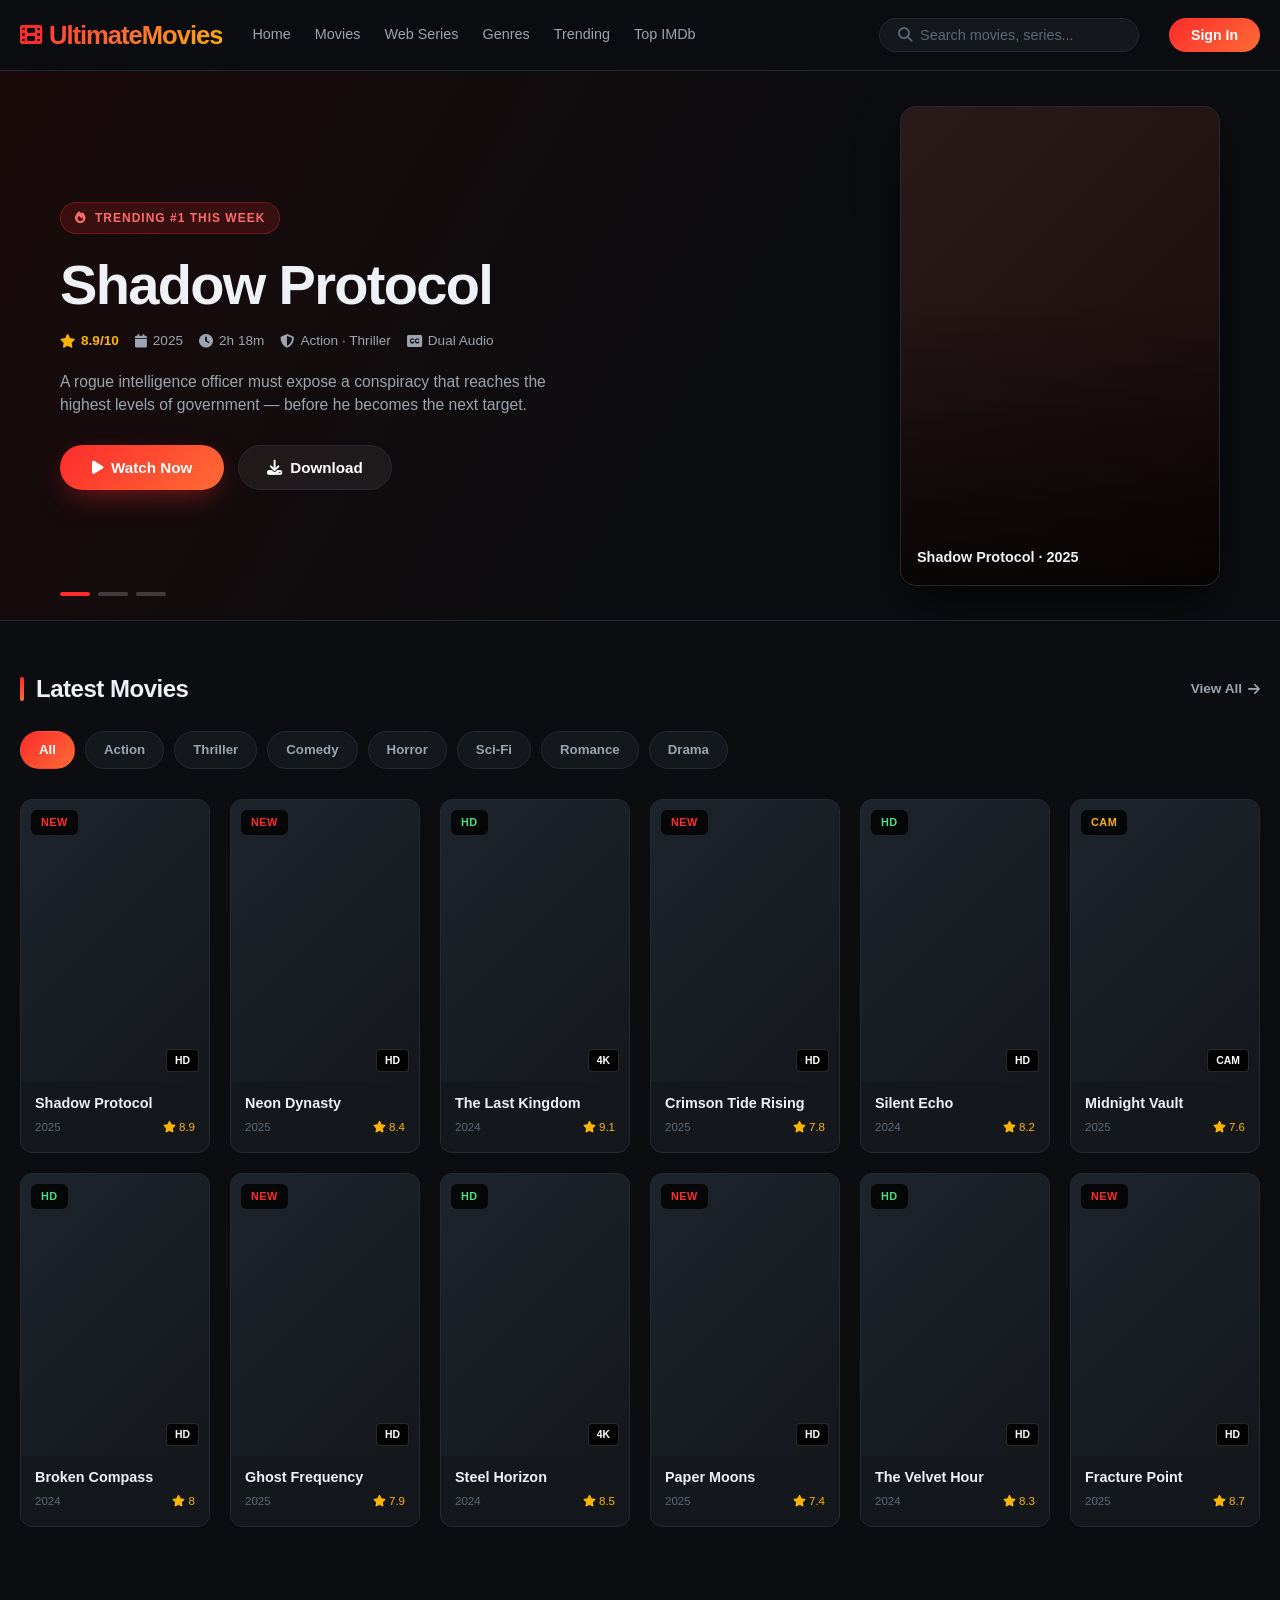
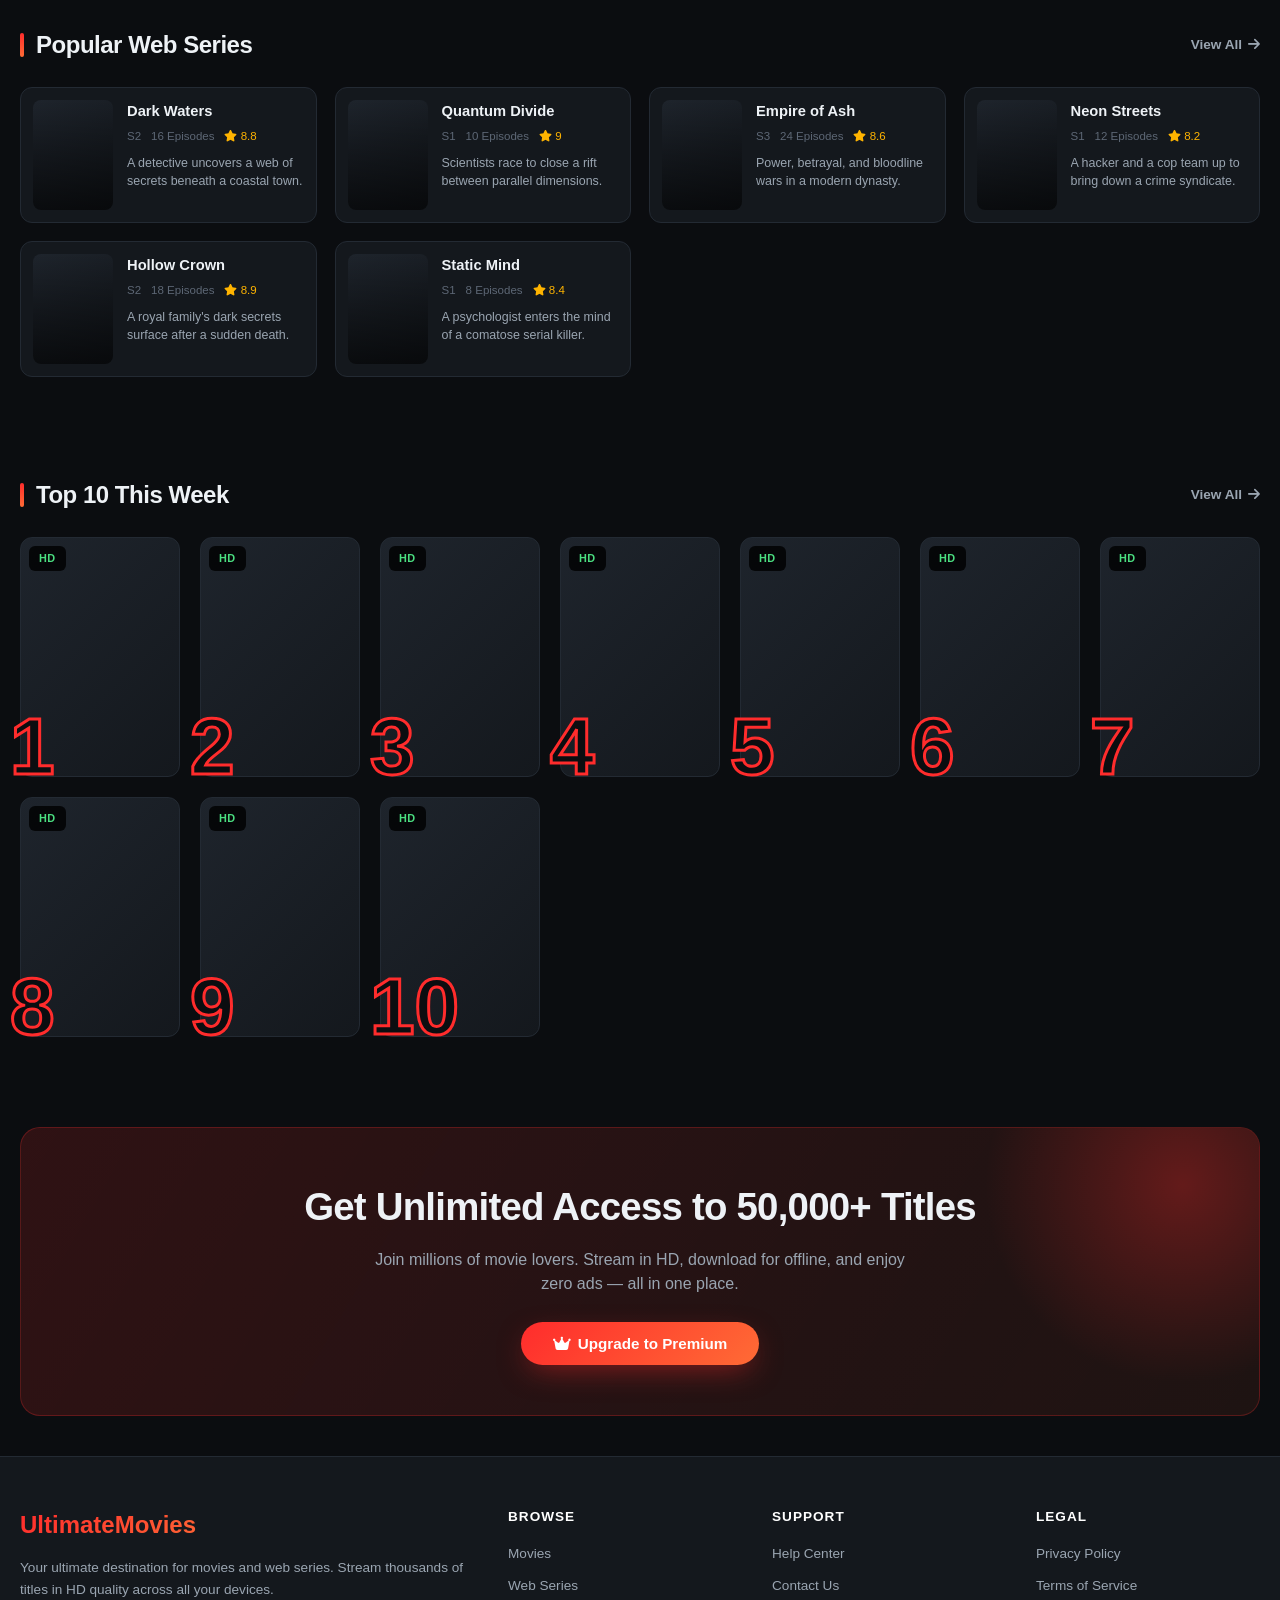
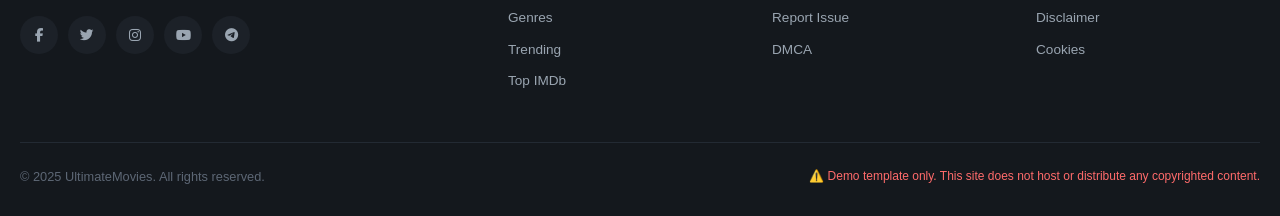
<file: index.html>
<!DOCTYPE html>
<html lang="en">
<head>
<meta charset="UTF-8">
<meta name="viewport" content="width=device-width, initial-scale=1.0">
<title>UltimateMovies — Watch Movies & Web Series Online</title>
<link rel="stylesheet" href="https://cdnjs.cloudflare.com/ajax/libs/font-awesome/6.5.0/css/all.min.css">
<style>
  * { margin:0; padding:0; box-sizing:border-box; }

  :root {
    --bg: #0b0d10;
    --bg-2: #14181d;
    --bg-3: #1c2128;
    --accent: #ff2c2c;
    --accent-2: #ff6b35;
    --gold: #ffb400;
    --text: #eef2f6;
    --text-2: #9aa5b1;
    --text-3: #5d6775;
    --border: #232a33;
    --radius: 12px;
    --shadow: 0 20px 50px -10px rgba(0,0,0,0.8);
  }

  body {
    background: var(--bg);
    color: var(--text);
    font-family: 'Inter', -apple-system, BlinkMacSystemFont, 'Segoe UI', Roboto, sans-serif;
    line-height: 1.5;
    -webkit-font-smoothing: antialiased;
  }

  a { text-decoration: none; color: inherit; }
  img { max-width: 100%; display: block; }

  .container { max-width: 1300px; margin: 0 auto; padding: 0 20px; }

  /* ========== HEADER ========== */
  header {
    background: rgba(11,13,16,0.95);
    backdrop-filter: blur(20px);
    border-bottom: 1px solid var(--border);
    position: sticky; top: 0; z-index: 100;
  }

  .navbar {
    display: flex; align-items: center; gap: 30px;
    padding: 16px 0;
  }

  .logo {
    font-size: 1.6rem; font-weight: 900;
    letter-spacing: -0.04em;
    background: linear-gradient(135deg, #ff2c2c 0%, #ff6b35 50%, #ffb400 100%);
    -webkit-background-clip: text;
    background-clip: text;
    -webkit-text-fill-color: transparent;
    display: flex; align-items: center; gap: 8px;
    white-space: nowrap;
  }

  .logo i { -webkit-text-fill-color: var(--accent); font-size: 1.4rem; }

  .nav-links {
    display: flex; gap: 24px; font-size: 0.9rem;
    font-weight: 500; color: var(--text-2);
    flex: 1;
  }

  .nav-links a:hover { color: #fff; }

  .search-box {
    display: flex; align-items: center; gap: 8px;
    background: var(--bg-2); border: 1px solid var(--border);
    border-radius: 50px; padding: 8px 18px;
    min-width: 260px;
  }

  .search-box i { color: var(--text-3); font-size: 0.9rem; }
  .search-box input {
    background: none; border: none; outline: none;
    color: #fff; font-size: 0.9rem; width: 100%;
    font-family: inherit;
  }
  .search-box input::placeholder { color: var(--text-3); }

  .btn-login {
    background: linear-gradient(135deg, var(--accent), var(--accent-2));
    padding: 9px 22px; border-radius: 50px;
    font-weight: 600; font-size: 0.88rem;
    border: none; cursor: pointer; color: #fff;
    transition: transform 0.2s;
  }
  .btn-login:hover { transform: translateY(-1px); }

  .mobile-toggle { display: none; background: none; border: none; color: #fff; font-size: 1.4rem; }

  /* ========== HERO SLIDER ========== */
  .hero {
    position: relative; height: 550px;
    background: linear-gradient(120deg, #1a0a0a 0%, #0b0d10 60%),
                radial-gradient(circle at 80% 30%, rgba(255,44,44,0.25), transparent 60%);
    overflow: hidden;
    border-bottom: 1px solid var(--border);
  }

  .hero-slide {
    position: absolute; inset: 0;
    display: flex; align-items: center;
    padding: 0 60px;
    opacity: 0; transition: opacity 0.8s;
  }
  .hero-slide.active { opacity: 1; }

  .hero-content { max-width: 600px; z-index: 2; }

  .hero-tag {
    display: inline-flex; align-items: center; gap: 8px;
    background: rgba(255,44,44,0.15);
    border: 1px solid rgba(255,44,44,0.3);
    color: #ff6b6b;
    padding: 6px 14px; border-radius: 40px;
    font-size: 0.75rem; font-weight: 700;
    text-transform: uppercase; letter-spacing: 1px;
    margin-bottom: 20px;
  }

  .hero h1 {
    font-size: clamp(2rem, 5vw, 3.5rem);
    font-weight: 900;
    letter-spacing: -0.03em;
    line-height: 1.1;
    margin-bottom: 16px;
  }

  .hero-meta {
    display: flex; gap: 16px; flex-wrap: wrap;
    font-size: 0.85rem; color: var(--text-2);
    margin-bottom: 18px;
  }
  .hero-meta span { display: flex; align-items: center; gap: 6px; }
  .hero-meta .rating { color: var(--gold); font-weight: 700; }

  .hero p {
    color: var(--text-2); font-size: 0.98rem;
    margin-bottom: 28px; max-width: 520px;
  }

  .hero-btns { display: flex; gap: 14px; flex-wrap: wrap; }

  .btn-primary {
    background: linear-gradient(135deg, var(--accent), var(--accent-2));
    padding: 13px 32px; border-radius: 50px;
    font-weight: 700; font-size: 0.95rem;
    border: none; cursor: pointer; color: #fff;
    display: inline-flex; align-items: center; gap: 8px;
    transition: transform 0.2s, box-shadow 0.2s;
    box-shadow: 0 10px 30px -8px rgba(255,44,44,0.5);
  }
  .btn-primary:hover { transform: translateY(-2px); box-shadow: 0 14px 40px -8px rgba(255,44,44,0.7); }

  .btn-ghost {
    background: rgba(255,255,255,0.06);
    border: 1px solid var(--border);
    padding: 13px 28px; border-radius: 50px;
    font-weight: 600; font-size: 0.95rem;
    cursor: pointer; color: #fff;
    display: inline-flex; align-items: center; gap: 8px;
    transition: background 0.2s;
  }
  .btn-ghost:hover { background: rgba(255,255,255,0.12); }

  .hero-poster {
    position: absolute; right: 60px; top: 50%;
    transform: translateY(-50%);
    width: 320px; aspect-ratio: 2/3;
    border-radius: 16px;
    background: linear-gradient(135deg, #2a1a1a, #1a0a0a);
    border: 1px solid var(--border);
    box-shadow: var(--shadow);
    overflow: hidden;
    z-index: 1;
  }
  .hero-poster::after {
    content: ''; position: absolute; inset: 0;
    background: linear-gradient(to top, rgba(0,0,0,0.7), transparent 60%);
  }
  .hero-poster-label {
    position: absolute; bottom: 16px; left: 16px;
    z-index: 2; font-weight: 700; font-size: 0.9rem;
  }

  .hero-dots {
    position: absolute; bottom: 24px; left: 60px;
    display: flex; gap: 8px; z-index: 5;
  }
  .hero-dots span {
    width: 30px; height: 4px; border-radius: 4px;
    background: rgba(255,255,255,0.2); cursor: pointer;
    transition: background 0.3s;
  }
  .hero-dots span.active { background: var(--accent); }

  /* ========== SECTION ========== */
  section { padding: 50px 0; }

  .section-head {
    display: flex; align-items: center; justify-content: space-between;
    margin-bottom: 24px;
  }

  .section-title {
    font-size: 1.5rem; font-weight: 800;
    letter-spacing: -0.02em;
    display: flex; align-items: center; gap: 12px;
  }

  .section-title::before {
    content: ''; width: 4px; height: 24px;
    background: linear-gradient(var(--accent), var(--accent-2));
    border-radius: 4px;
  }

  .see-all {
    color: var(--text-2); font-size: 0.85rem;
    font-weight: 600; display: flex; align-items: center; gap: 6px;
  }
  .see-all:hover { color: var(--accent); }

  /* ========== MOVIE GRID ========== */
  .movie-grid {
    display: grid;
    grid-template-columns: repeat(auto-fill, minmax(180px, 1fr));
    gap: 20px;
  }

  .movie-card {
    background: var(--bg-2);
    border-radius: var(--radius);
    overflow: hidden;
    border: 1px solid var(--border);
    transition: transform 0.25s, box-shadow 0.25s, border-color 0.25s;
    cursor: pointer;
    position: relative;
  }

  .movie-card:hover {
    transform: translateY(-6px);
    border-color: rgba(255,44,44,0.4);
    box-shadow: 0 20px 40px -10px rgba(255,44,44,0.25);
  }

  .movie-poster {
    aspect-ratio: 2/3;
    background: linear-gradient(135deg, #1e242c, #14181d);
    position: relative;
    overflow: hidden;
  }

  .movie-poster::after {
    content: '';
    position: absolute; inset: 0;
    background: linear-gradient(to top, rgba(0,0,0,0.85) 0%, transparent 50%);
    opacity: 0; transition: opacity 0.3s;
  }
  .movie-card:hover .movie-poster::after { opacity: 1; }

  .movie-poster .play-overlay {
    position: absolute; inset: 0;
    display: flex; align-items: center; justify-content: center;
    opacity: 0; transition: opacity 0.3s;
    z-index: 2;
  }
  .movie-card:hover .play-overlay { opacity: 1; }

  .play-overlay i {
    width: 56px; height: 56px;
    background: rgba(255,44,44,0.95);
    border-radius: 50%;
    display: flex; align-items: center; justify-content: center;
    color: #fff; font-size: 1.2rem;
    box-shadow: 0 8px 30px rgba(255,44,44,0.6);
  }

  .movie-badge {
    position: absolute; top: 10px; left: 10px;
    background: rgba(0,0,0,0.8);
    backdrop-filter: blur(8px);
    padding: 4px 10px; border-radius: 6px;
    font-size: 0.68rem; font-weight: 800;
    letter-spacing: 0.5px; text-transform: uppercase;
    z-index: 3;
  }
  .movie-badge.hd { color: #4ade80; }
  .movie-badge.new { color: var(--accent); }
  .movie-badge.cam { color: var(--gold); }

  .quality-badge {
    position: absolute; bottom: 10px; right: 10px;
    background: rgba(0,0,0,0.85);
    padding: 3px 8px; border-radius: 4px;
    font-size: 0.65rem; font-weight: 700;
    color: #fff; z-index: 3;
    border: 1px solid rgba(255,255,255,0.15);
  }

  .movie-info { padding: 12px 14px 16px; }

  .movie-title {
    font-size: 0.9rem; font-weight: 700;
    margin-bottom: 4px;
    display: -webkit-box;
    -webkit-line-clamp: 2;
    -webkit-box-orient: vertical;
    overflow: hidden;
    line-height: 1.3;
  }

  .movie-meta {
    display: flex; justify-content: space-between;
    font-size: 0.72rem; color: var(--text-3);
    margin-top: 6px;
  }
  .movie-meta .star { color: var(--gold); }

  /* ========== CATEGORY PILLS ========== */
  .category-pills {
    display: flex; gap: 10px; flex-wrap: wrap;
    margin-bottom: 30px;
  }

  .pill {
    padding: 8px 18px; border-radius: 50px;
    background: var(--bg-2); border: 1px solid var(--border);
    font-size: 0.83rem; font-weight: 600;
    color: var(--text-2); cursor: pointer;
    transition: all 0.2s;
  }
  .pill:hover { border-color: var(--accent); color: #fff; }
  .pill.active {
    background: linear-gradient(135deg, var(--accent), var(--accent-2));
    border-color: transparent; color: #fff;
  }

  /* ========== WEB SERIES ========== */
  .series-grid {
    display: grid;
    grid-template-columns: repeat(auto-fill, minmax(260px, 1fr));
    gap: 18px;
  }

  .series-card {
    display: flex; gap: 14px;
    background: var(--bg-2);
    border: 1px solid var(--border);
    border-radius: var(--radius);
    padding: 12px;
    transition: all 0.25s;
    cursor: pointer;
  }
  .series-card:hover {
    border-color: rgba(255,44,44,0.4);
    transform: translateX(4px);
  }

  .series-thumb {
    width: 80px; height: 110px;
    border-radius: 8px;
    background: linear-gradient(135deg, #1e242c, #14181d);
    flex-shrink: 0;
    position: relative;
    overflow: hidden;
  }
  .series-thumb::after {
    content: ''; position: absolute; inset: 0;
    background: linear-gradient(to top, rgba(0,0,0,0.6), transparent);
  }

  .series-info h4 {
    font-size: 0.92rem; font-weight: 700;
    margin-bottom: 6px;
    display: -webkit-box;
    -webkit-line-clamp: 2;
    -webkit-box-orient: vertical;
    overflow: hidden;
  }

  .series-info .s-meta {
    font-size: 0.72rem; color: var(--text-3);
    display: flex; gap: 10px;
    margin-bottom: 8px;
  }

  .series-info p {
    font-size: 0.78rem; color: var(--text-2);
    display: -webkit-box;
    -webkit-line-clamp: 2;
    -webkit-box-orient: vertical;
    overflow: hidden;
  }

  /* ========== TOP 10 ========== */
  .top10-grid {
    display: grid;
    grid-template-columns: repeat(auto-fill, minmax(160px, 1fr));
    gap: 20px;
  }

  .top10-item {
    position: relative;
    cursor: pointer;
  }

  .top10-rank {
    position: absolute; bottom: -10px; left: -10px;
    font-size: 5rem; font-weight: 900;
    color: var(--bg);
    -webkit-text-stroke: 3px var(--accent);
    line-height: 1; z-index: 2;
    font-family: 'Arial Black', sans-serif;
  }

  .top10-poster {
    aspect-ratio: 2/3;
    border-radius: var(--radius);
    background: linear-gradient(135deg, #1e242c, #14181d);
    border: 1px solid var(--border);
    position: relative;
    overflow: hidden;
    transition: transform 0.25s;
  }
  .top10-item:hover .top10-poster { transform: scale(1.04); }

  /* ========== CTA BANNER ========== */
  .cta-banner {
    background: linear-gradient(120deg, rgba(255,44,44,0.15), rgba(255,107,53,0.08));
    border: 1px solid rgba(255,44,44,0.25);
    border-radius: 20px;
    padding: 50px 40px;
    text-align: center;
    position: relative;
    overflow: hidden;
    margin: 40px 0;
  }

  .cta-banner::before {
    content: '';
    position: absolute; top: -50%; right: -10%;
    width: 400px; height: 400px;
    background: radial-gradient(circle, rgba(255,44,44,0.3), transparent 70%);
    border-radius: 50%;
  }

  .cta-banner h2 {
    font-size: clamp(1.6rem, 4vw, 2.4rem);
    font-weight: 900;
    letter-spacing: -0.02em;
    margin-bottom: 12px;
    position: relative; z-index: 2;
  }

  .cta-banner p {
    color: var(--text-2); margin-bottom: 26px;
    max-width: 550px; margin-left: auto; margin-right: auto;
    position: relative; z-index: 2;
  }

  .cta-banner .btn-primary { position: relative; z-index: 2; }

  /* ========== FOOTER ========== */
  footer {
    border-top: 1px solid var(--border);
    padding: 50px 0 30px;
    margin-top: 40px;
    background: var(--bg-2);
  }

  .footer-grid {
    display: grid;
    grid-template-columns: 2fr 1fr 1fr 1fr;
    gap: 40px;
    margin-bottom: 40px;
  }

  .footer-col h4 {
    font-size: 0.85rem; text-transform: uppercase;
    letter-spacing: 1px; color: #fff;
    margin-bottom: 16px;
  }

  .footer-col p, .footer-col a {
    font-size: 0.85rem; color: var(--text-2);
    display: block; margin-bottom: 10px;
    line-height: 1.6;
  }
  .footer-col a:hover { color: var(--accent); }

  .footer-logo {
    font-size: 1.5rem; font-weight: 900;
    background: linear-gradient(135deg, #ff2c2c, #ff6b35, #ffb400);
    -webkit-background-clip: text;
    background-clip: text;
    -webkit-text-fill-color: transparent;
    margin-bottom: 14px;
    display: block;
  }

  .socials {
    display: flex; gap: 10px; margin-top: 16px;
  }
  .socials a {
    width: 38px; height: 38px;
    background: var(--bg-3);
    border-radius: 50%;
    display: flex; align-items: center; justify-content: center;
    color: var(--text-2);
    transition: all 0.2s;
  }
  .socials a:hover {
    background: var(--accent); color: #fff;
    transform: translateY(-3px);
  }

  .footer-bottom {
    border-top: 1px solid var(--border);
    padding-top: 24px;
    display: flex; justify-content: space-between;
    flex-wrap: wrap; gap: 14px;
    font-size: 0.8rem; color: var(--text-3);
  }

  .footer-bottom .disclaimer {
    color: #ff6b6b; font-size: 0.75rem;
    max-width: 600px;
  }

  /* ========== RESPONSIVE ========== */
  @media (max-width: 1024px) {
    .hero-poster { width: 260px; right: 30px; }
    .hero-slide { padding: 0 30px; }
    .hero-dots { left: 30px; }
  }

  @media (max-width: 860px) {
    .nav-links { display: none; }
    .search-box { min-width: 160px; }
    .hero-poster { display: none; }
    .hero { height: 480px; }
    .footer-grid { grid-template-columns: 1fr 1fr; }
  }

  @media (max-width: 600px) {
    .navbar { flex-wrap: wrap; gap: 14px; }
    .search-box { order: 3; width: 100%; }
    .hero { height: 520px; }
    .hero-slide { padding: 0 20px; }
    .hero-dots { left: 20px; }
    .hero-btns { flex-direction: column; }
    .hero-btns .btn-primary, .hero-btns .btn-ghost { width: 100%; justify-content: center; }
    .movie-grid { grid-template-columns: repeat(auto-fill, minmax(130px, 1fr)); gap: 12px; }
    .top10-grid { grid-template-columns: repeat(auto-fill, minmax(110px, 1fr)); }
    .top10-rank { font-size: 3.5rem; }
    .series-grid { grid-template-columns: 1fr; }
    .footer-grid { grid-template-columns: 1fr; gap: 26px; }
    .footer-bottom { flex-direction: column; }
  }
</style>
</head>
<body>

<!-- ========== HEADER ========== -->
<header>
  <div class="container">
    <nav class="navbar">
      <a href="#" class="logo"><i class="fas fa-film"></i> UltimateMovies</a>

      <div class="nav-links">
        <a href="#">Home</a>
        <a href="#">Movies</a>
        <a href="#">Web Series</a>
        <a href="#">Genres</a>
        <a href="#">Trending</a>
        <a href="#">Top IMDb</a>
      </div>

      <div class="search-box">
        <i class="fas fa-search"></i>
        <input type="text" placeholder="Search movies, series...">
      </div>

      <button class="btn-login">Sign In</button>
    </nav>
  </div>
</header>

<!-- ========== HERO SLIDER ========== -->
<section class="hero" style="padding:0;">
  <div class="hero-slide active">
    <div class="hero-content">
      <div class="hero-tag"><i class="fas fa-fire"></i> Trending #1 This Week</div>
      <h1>Shadow Protocol</h1>
      <div class="hero-meta">
        <span class="rating"><i class="fas fa-star"></i> 8.9/10</span>
        <span><i class="fas fa-calendar"></i> 2025</span>
        <span><i class="fas fa-clock"></i> 2h 18m</span>
        <span><i class="fas fa-shield-alt"></i> Action · Thriller</span>
        <span><i class="fas fa-closed-captioning"></i> Dual Audio</span>
      </div>
      <p>A rogue intelligence officer must expose a conspiracy that reaches the highest levels of government — before he becomes the next target.</p>
      <div class="hero-btns">
        <button class="btn-primary"><i class="fas fa-play"></i> Watch Now</button>
        <button class="btn-ghost"><i class="fas fa-download"></i> Download</button>
      </div>
    </div>
    <div class="hero-poster">
      <div class="hero-poster-label">Shadow Protocol · 2025</div>
    </div>
  </div>

  <div class="hero-slide">
    <div class="hero-content">
      <div class="hero-tag"><i class="fas fa-bolt"></i> New Release</div>
      <h1>Neon Dynasty</h1>
      <div class="hero-meta">
        <span class="rating"><i class="fas fa-star"></i> 8.4/10</span>
        <span><i class="fas fa-calendar"></i> 2025</span>
        <span><i class="fas fa-clock"></i> 2h 04m</span>
        <span><i class="fas fa-shield-alt"></i> Sci-Fi · Drama</span>
      </div>
      <p>In a future ruled by corporations, one hacker discovers a secret that could rewrite reality itself.</p>
      <div class="hero-btns">
        <button class="btn-primary"><i class="fas fa-play"></i> Watch Now</button>
        <button class="btn-ghost"><i class="fas fa-download"></i> Download</button>
      </div>
    </div>
    <div class="hero-poster">
      <div class="hero-poster-label">Neon Dynasty · 2025</div>
    </div>
  </div>

  <div class="hero-slide">
    <div class="hero-content">
      <div class="hero-tag"><i class="fas fa-star"></i> Critically Acclaimed</div>
      <h1>The Last Kingdom</h1>
      <div class="hero-meta">
        <span class="rating"><i class="fas fa-star"></i> 9.1/10</span>
        <span><i class="fas fa-calendar"></i> 2024</span>
        <span><i class="fas fa-clock"></i> 2h 32m</span>
        <span><i class="fas fa-shield-alt"></i> Historical · Epic</span>
      </div>
      <p>An exiled warrior returns to reclaim his throne and unite a fractured kingdom against an invading empire.</p>
      <div class="hero-btns">
        <button class="btn-primary"><i class="fas fa-play"></i> Watch Now</button>
        <button class="btn-ghost"><i class="fas fa-download"></i> Download</button>
      </div>
    </div>
    <div class="hero-poster">
      <div class="hero-poster-label">The Last Kingdom · 2024</div>
    </div>
  </div>

  <div class="hero-dots">
    <span class="active" data-slide="0"></span>
    <span data-slide="1"></span>
    <span data-slide="2"></span>
  </div>
</section>

<div class="container">

  <!-- ========== LATEST MOVIES ========== -->
  <section>
    <div class="section-head">
      <h2 class="section-title">Latest Movies</h2>
      <a href="#" class="see-all">View All <i class="fas fa-arrow-right"></i></a>
    </div>

    <div class="category-pills">
      <div class="pill active">All</div>
      <div class="pill">Action</div>
      <div class="pill">Thriller</div>
      <div class="pill">Comedy</div>
      <div class="pill">Horror</div>
      <div class="pill">Sci-Fi</div>
      <div class="pill">Romance</div>
      <div class="pill">Drama</div>
    </div>

    <div class="movie-grid" id="movieGrid">
      <!-- Cards injected via JS -->
    </div>
  </section>

  <!-- ========== WEB SERIES ========== -->
  <section>
    <div class="section-head">
      <h2 class="section-title">Popular Web Series</h2>
      <a href="#" class="see-all">View All <i class="fas fa-arrow-right"></i></a>
    </div>

    <div class="series-grid" id="seriesGrid">
      <!-- Injected via JS -->
    </div>
  </section>

  <!-- ========== TOP 10 ========== -->
  <section>
    <div class="section-head">
      <h2 class="section-title">Top 10 This Week</h2>
      <a href="#" class="see-all">View All <i class="fas fa-arrow-right"></i></a>
    </div>

    <div class="top10-grid" id="top10Grid">
      <!-- Injected via JS -->
    </div>
  </section>

  <!-- ========== CTA BANNER ========== -->
  <div class="cta-banner">
    <h2>Get Unlimited Access to 50,000+ Titles</h2>
    <p>Join millions of movie lovers. Stream in HD, download for offline, and enjoy zero ads — all in one place.</p>
    <button class="btn-primary"><i class="fas fa-crown"></i> Upgrade to Premium</button>
  </div>

</div>

<!-- ========== FOOTER ========== -->
<footer>
  <div class="container">
    <div class="footer-grid">
      <div class="footer-col">
        <span class="footer-logo">UltimateMovies</span>
        <p>Your ultimate destination for movies and web series. Stream thousands of titles in HD quality across all your devices.</p>
        <div class="socials">
          <a href="#"><i class="fab fa-facebook-f"></i></a>
          <a href="#"><i class="fab fa-twitter"></i></a>
          <a href="#"><i class="fab fa-instagram"></i></a>
          <a href="#"><i class="fab fa-youtube"></i></a>
          <a href="#"><i class="fab fa-telegram"></i></a>
        </div>
      </div>

      <div class="footer-col">
        <h4>Browse</h4>
        <a href="#">Movies</a>
        <a href="#">Web Series</a>
        <a href="#">Genres</a>
        <a href="#">Trending</a>
        <a href="#">Top IMDb</a>
      </div>

      <div class="footer-col">
        <h4>Support</h4>
        <a href="#">Help Center</a>
        <a href="#">Contact Us</a>
        <a href="#">Report Issue</a>
        <a href="#">DMCA</a>
      </div>

      <div class="footer-col">
        <h4>Legal</h4>
        <a href="#">Privacy Policy</a>
        <a href="#">Terms of Service</a>
        <a href="#">Disclaimer</a>
        <a href="#">Cookies</a>
      </div>
    </div>

    <div class="footer-bottom">
      <span>© 2025 UltimateMovies. All rights reserved.</span>
      <span class="disclaimer">⚠️ Demo template only. This site does not host or distribute any copyrighted content.</span>
    </div>
  </div>
</footer>

<script>
  /* ========== MOVIE DATA ========== */
  const movies = [
    { title: "Shadow Protocol", year: 2025, rating: 8.9, quality: "HD", badge: "new", genre: "Action" },
    { title: "Neon Dynasty", year: 2025, rating: 8.4, quality: "HD", badge: "new", genre: "Sci-Fi" },
    { title: "The Last Kingdom", year: 2024, rating: 9.1, quality: "4K", badge: "hd", genre: "Epic" },
    { title: "Crimson Tide Rising", year: 2025, rating: 7.8, quality: "HD", badge: "new", genre: "Thriller" },
    { title: "Silent Echo", year: 2024, rating: 8.2, quality: "HD", badge: "hd", genre: "Drama" },
    { title: "Midnight Vault", year: 2025, rating: 7.6, quality: "CAM", badge: "cam", genre: "Heist" },
    { title: "Broken Compass", year: 2024, rating: 8.0, quality: "HD", badge: "hd", genre: "Adventure" },
    { title: "Ghost Frequency", year: 2025, rating: 7.9, quality: "HD", badge: "new", genre: "Horror" },
    { title: "Steel Horizon", year: 2024, rating: 8.5, quality: "4K", badge: "hd", genre: "Action" },
    { title: "Paper Moons", year: 2025, rating: 7.4, quality: "HD", badge: "new", genre: "Romance" },
    { title: "The Velvet Hour", year: 2024, rating: 8.3, quality: "HD", badge: "hd", genre: "Mystery" },
    { title: "Fracture Point", year: 2025, rating: 8.7, quality: "HD", badge: "new", genre: "Thriller" }
  ];

  const series = [
    { title: "Dark Waters", seasons: "S2", eps: 16, rating: 8.8, desc: "A detective uncovers a web of secrets beneath a coastal town." },
    { title: "Quantum Divide", seasons: "S1", eps: 10, rating: 9.0, desc: "Scientists race to close a rift between parallel dimensions." },
    { title: "Empire of Ash", seasons: "S3", eps: 24, rating: 8.6, desc: "Power, betrayal, and bloodline wars in a modern dynasty." },
    { title: "Neon Streets", seasons: "S1", eps: 12, rating: 8.2, desc: "A hacker and a cop team up to bring down a crime syndicate." },
    { title: "Hollow Crown", seasons: "S2", eps: 18, rating: 8.9, desc: "A royal family's dark secrets surface after a sudden death." },
    { title: "Static Mind", seasons: "S1", eps: 8, rating: 8.4, desc: "A psychologist enters the mind of a comatose serial killer." }
  ];

  /* ========== RENDER MOVIES ========== */
  const movieGrid = document.getElementById('movieGrid');
  movieGrid.innerHTML = movies.map(m => `
    <div class="movie-card">
      <div class="movie-poster">
        <div class="movie-badge ${m.badge}">${m.badge === 'new' ? 'NEW' : m.badge === 'cam' ? 'CAM' : 'HD'}</div>
        <div class="quality-badge">${m.quality}</div>
        <div class="play-overlay"><i class="fas fa-play"></i></div>
      </div>
      <div class="movie-info">
        <div class="movie-title">${m.title}</div>
        <div class="movie-meta">
          <span>${m.year}</span>
          <span class="star"><i class="fas fa-star"></i> ${m.rating}</span>
        </div>
      </div>
    </div>
  `).join('');

  /* ========== RENDER SERIES ========== */
  const seriesGrid = document.getElementById('seriesGrid');
  seriesGrid.innerHTML = series.map(s => `
    <div class="series-card">
      <div class="series-thumb"></div>
      <div class="series-info">
        <h4>${s.title}</h4>
        <div class="s-meta">
          <span>${s.seasons}</span>
          <span>${s.eps} Episodes</span>
          <span class="star" style="color:var(--gold)"><i class="fas fa-star"></i> ${s.rating}</span>
        </div>
        <p>${s.desc}</p>
      </div>
    </div>
  `).join('');

  /* ========== RENDER TOP 10 ========== */
  const top10 = movies.slice(0, 10);
  const top10Grid = document.getElementById('top10Grid');
  top10Grid.innerHTML = top10.map((m, i) => `
    <div class="top10-item">
      <div class="top10-rank">${i + 1}</div>
      <div class="top10-poster">
        <div class="movie-badge hd" style="top:8px;left:8px;">HD</div>
      </div>
    </div>
  `).join('');

  /* ========== HERO SLIDER ========== */
  const slides = document.querySelectorAll('.hero-slide');
  const dots = document.querySelectorAll('.hero-dots span');
  let current = 0;

  function goToSlide(index) {
    slides.forEach((s, i) => s.classList.toggle('active', i === index));
    dots.forEach((d, i) => d.classList.toggle('active', i === index));
    current = index;
  }

  dots.forEach((dot, i) => {
    dot.addEventListener('click', () => goToSlide(i));
  });

  setInterval(() => {
    goToSlide((current + 1) % slides.length);
  }, 5000);

  /* ========== CATEGORY PILLS ========== */
  document.querySelectorAll('.pill').forEach(pill => {
    pill.addEventListener('click', () => {
      document.querySelectorAll('.pill').forEach(p => p.classList.remove('active'));
      pill.classList.add('active');
    });
  });

  console.log('✅ UltimateMovies loaded successfully');
</script>

</body>
</html>
</file>
